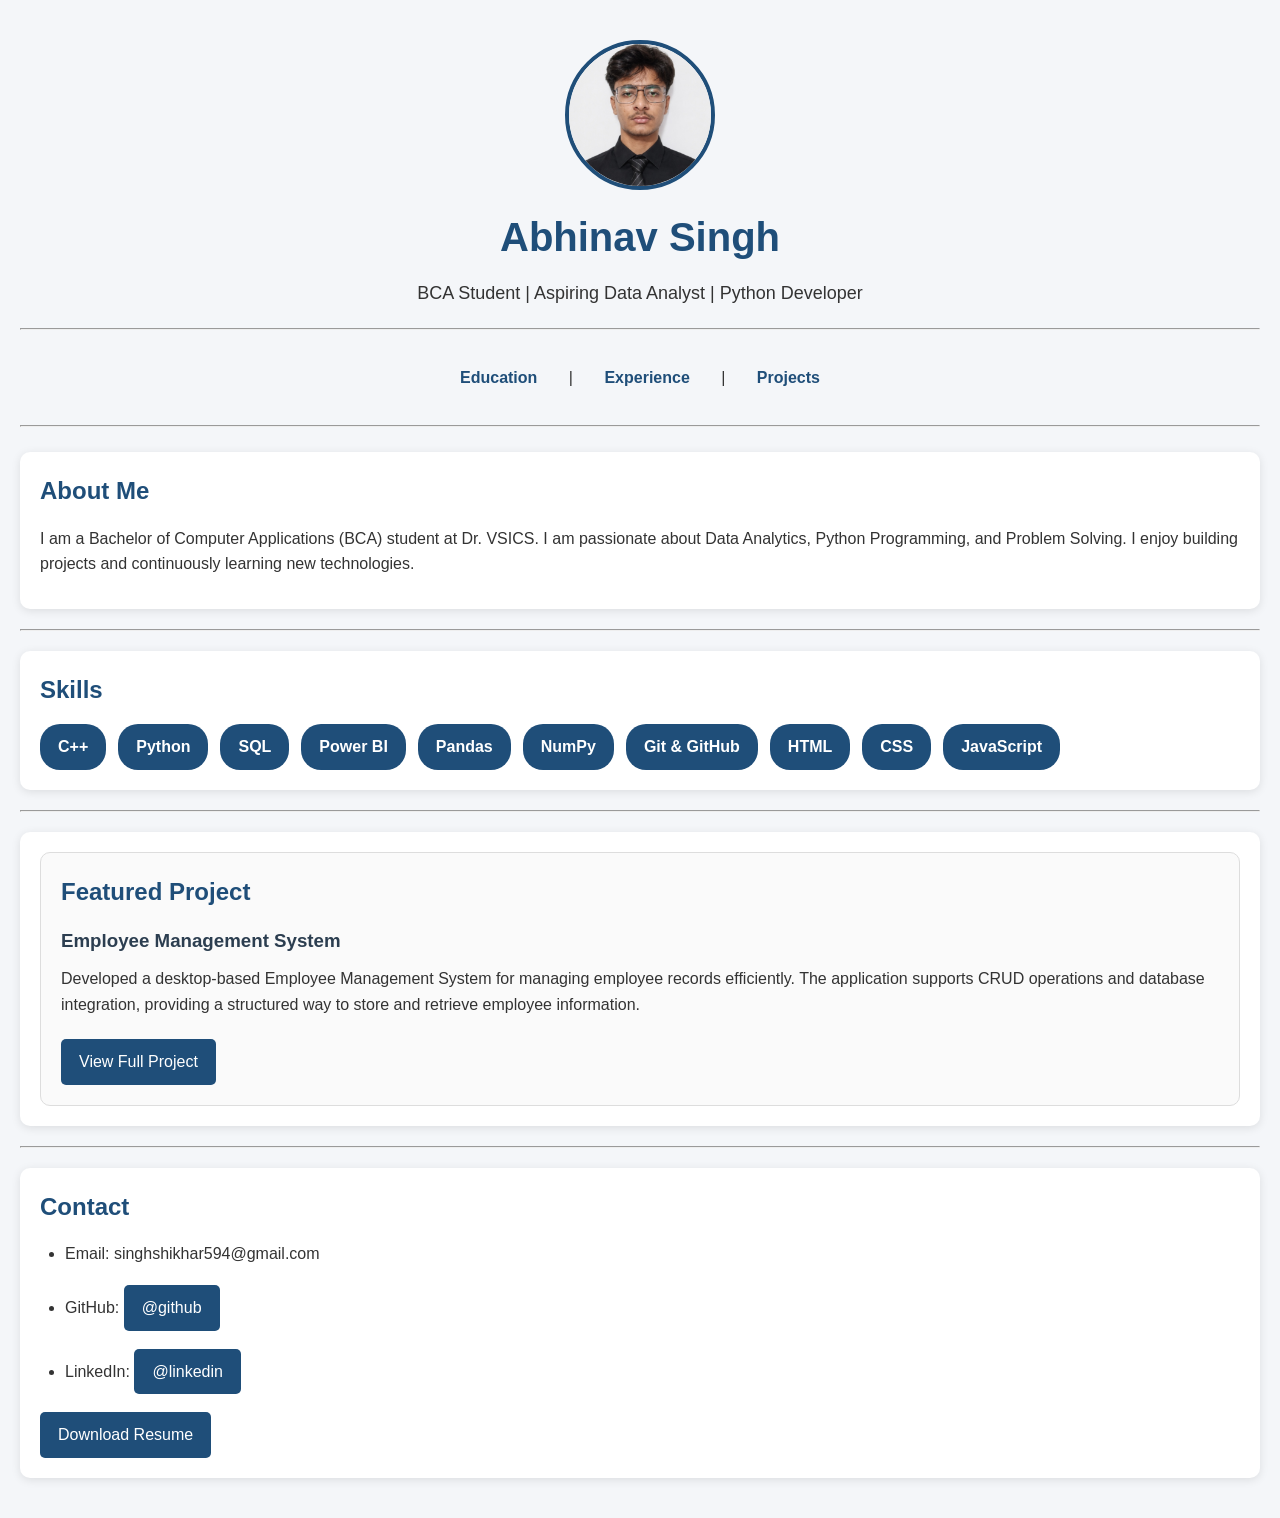
<file: index.html>
<!DOCTYPE html>
<html lang="en">
<head>
    <meta charset="UTF-8">
    <meta name="viewport" content="width=device-width, initial-scale=1.0">
    <title>Portfolio</title>
    <link rel="stylesheet" href="style.css">
</head>
<body>

    <header>
        <img src="passport size photo 2.jpg"
             alt="Profile Picture"
             class="profile-pic">
        <h1>Abhinav Singh</h1>
        <p>BCA Student | Aspiring Data Analyst | Python Developer</p>

        <hr>

        <nav>
            <a href="Education.html">Education</a> |
            <a href="Experience.html">Experience</a> |
            <a href="projects.html">Projects</a>
        </nav>

        <hr>
    </header>

    <section>
        <h2>About Me</h2>

        <p>
            I am a Bachelor of Computer Applications (BCA) student
            at Dr. VSICS. I am passionate about Data Analytics,
            Python Programming, and Problem Solving. I enjoy
            building projects and continuously learning new technologies.
        </p>
    </section>

    <hr>

    <section>
        <h2>Skills</h2>

        <div class="skills-container">
            <span class="skill">C++</span>
            <span class="skill">Python</span>
            <span class="skill">SQL</span>
            <span class="skill">Power BI</span>
            <span class="skill">Pandas</span>
            <span class="skill">NumPy</span>
            <span class="skill">Git & GitHub</span>
            <span class="skill">HTML</span>
            <span class="skill">CSS</span>
            <span class="skill">JavaScript</span>
        </div>
    </section>

    <hr>

    <section>
        <div class="project-card">
            <h2>Featured Project</h2>

            <h3>Employee Management System</h3>

            <p>
                Developed a desktop-based Employee Management System
                for managing employee records efficiently. The application
                supports CRUD operations and database integration,
                providing a structured way to store and retrieve
                employee information.
            </p>

            <a href="projects.html">View Full Project</a>
        </div>
    </section>

    <hr>

    <section>
        <h2>Contact</h2>
        <ul>
            <li>Email: singhshikhar594@gmail.com</li>
            <li>GitHub: <a href="https://github.com/abhinav1891-hub">@github</a></li>
            <li>LinkedIn: <a href="https://www.linkedin.com/in/abhinav-singh-306aa0353/">@linkedin</a></li>
        </ul>
        <a href="my resume.pdf" download>Download Resume</a>
    </section>

</body>
</html>
</file>
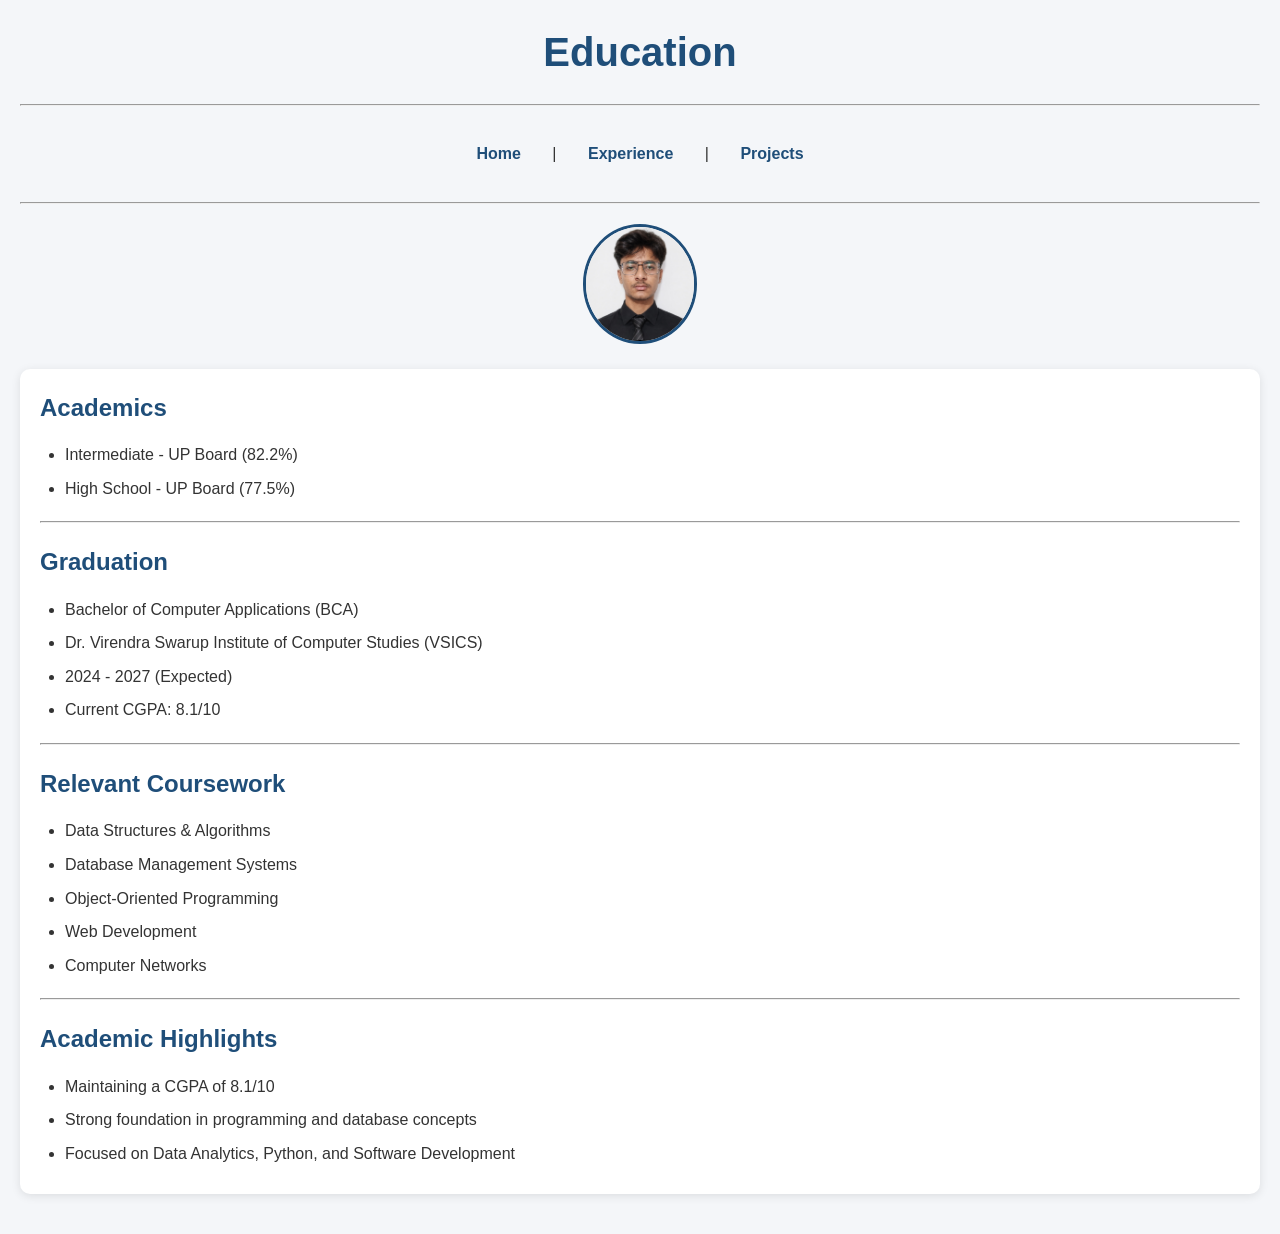
<file: Education.html>
<!DOCTYPE html>
<html lang="en">
<head>
    <meta charset="UTF-8">
    <meta name="viewport" content="width=device-width, initial-scale=1.0">
    <title>Education</title>
    <link rel="stylesheet" href="style.css">
</head>
<body>

    <header>
        <h1>Education</h1>

        <hr>

        <nav>
            <a href="index.html">Home</a> |
            <a href="Experience.html">Experience</a> |
            <a href="projects.html">Projects</a>
        </nav>

        <hr>

        <img src="passport size photo 2.jpg"
             alt="Profile Picture"
             height="120">

    </header>

    <main>

        <h2>Academics</h2>

        <ul>
            <li>Intermediate - UP Board (82.2%)</li>
            <li>High School - UP Board (77.5%)</li>
        </ul>

        <hr>

        <h2>Graduation</h2>

        <ul>
            <li>Bachelor of Computer Applications (BCA)</li>
            <li>Dr. Virendra Swarup Institute of Computer Studies (VSICS)</li>
            <li>2024 - 2027 (Expected)</li>
            <li>Current CGPA: 8.1/10</li>
        </ul>

        <hr>

        <h2>Relevant Coursework</h2>

        <ul>
            <li>Data Structures & Algorithms</li>
            <li>Database Management Systems</li>
            <li>Object-Oriented Programming</li>
            <li>Web Development</li>
            <li>Computer Networks</li>
        </ul>

        <hr>

        <h2>Academic Highlights</h2>

        <ul>
            <li>Maintaining a CGPA of 8.1/10</li>
            <li>Strong foundation in programming and database concepts</li>
            <li>Focused on Data Analytics, Python, and Software Development</li>
        </ul>

    </main>

</body>
</html>
</file>
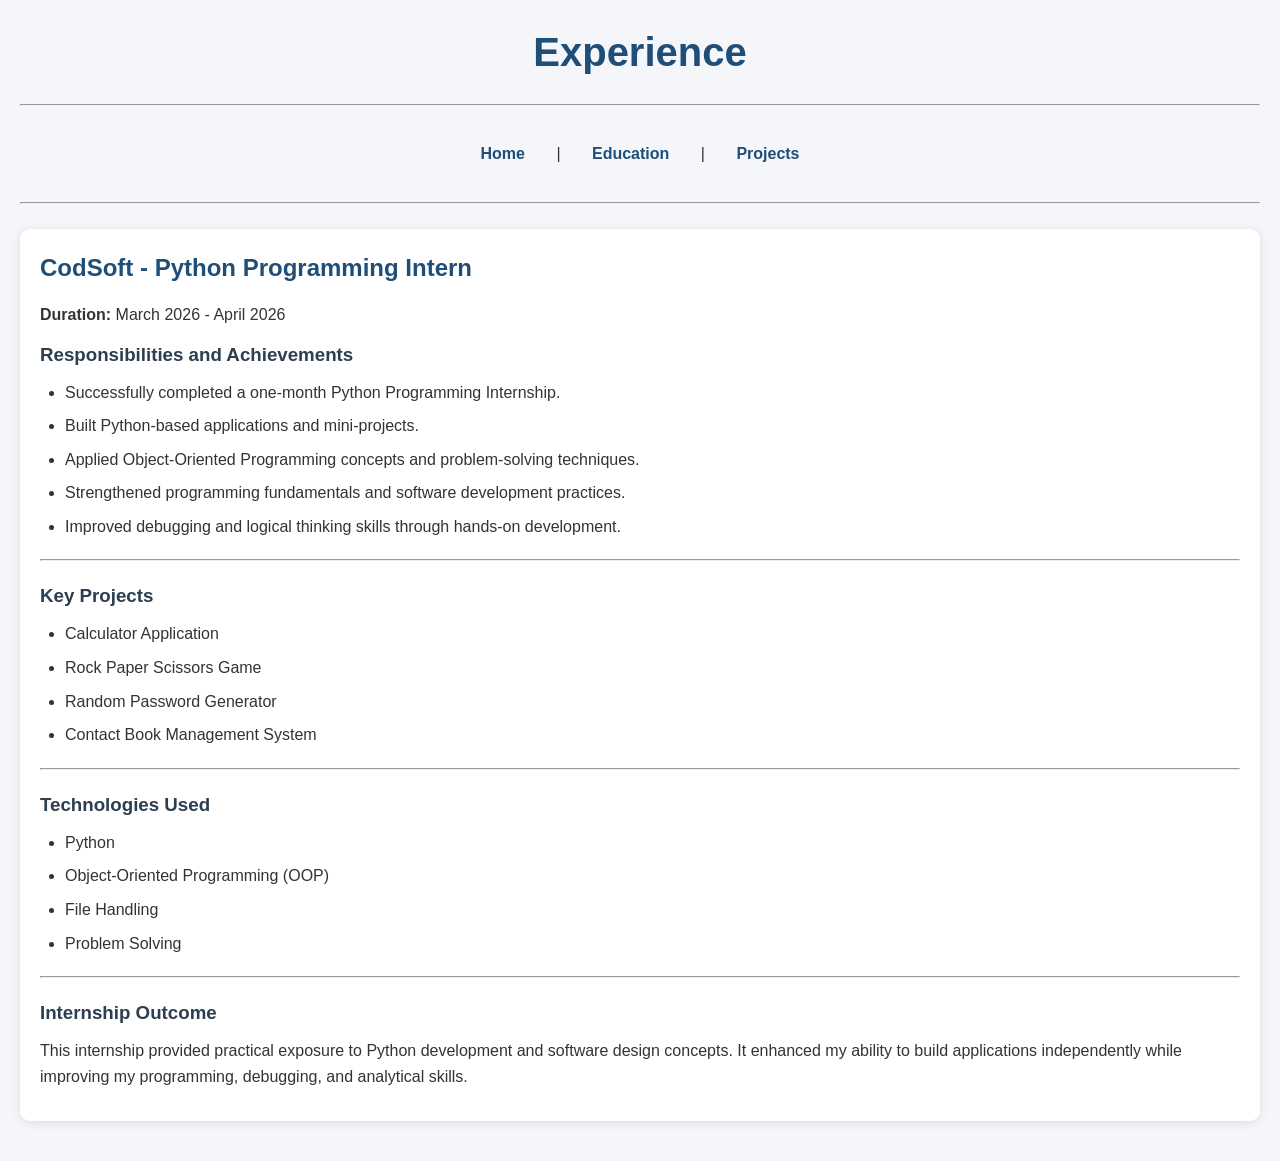
<file: Experience.html>
<!DOCTYPE html>
<html lang="en">
<head>
    <meta charset="UTF-8">
    <meta name="viewport" content="width=device-width, initial-scale=1.0">
    <title>Experience</title>
    <link rel="stylesheet" href="style.css">
</head>
<body>

    <header>
        <h1>Experience</h1>

        <hr>

        <nav>
            <a href="index.html">Home</a> |
            <a href="Education.html">Education</a> |
            <a href="projects.html">Projects</a>
        </nav>

        <hr>
    </header>

    <main>

        <h2>CodSoft - Python Programming Intern</h2>

        <p><strong>Duration:</strong> March 2026 - April 2026</p>

        <h3>Responsibilities and Achievements</h3>

        <ul>
            <li>Successfully completed a one-month Python Programming Internship.</li>
            <li>Built Python-based applications and mini-projects.</li>
            <li>Applied Object-Oriented Programming concepts and problem-solving techniques.</li>
            <li>Strengthened programming fundamentals and software development practices.</li>
            <li>Improved debugging and logical thinking skills through hands-on development.</li>
        </ul>

        <hr>

        <h3>Key Projects</h3>

        <ul>
            <li>Calculator Application</li>
            <li>Rock Paper Scissors Game</li>
            <li>Random Password Generator</li>
            <li>Contact Book Management System</li>
        </ul>

        <hr>

        <h3>Technologies Used</h3>

        <ul>
            <li>Python</li>
            <li>Object-Oriented Programming (OOP)</li>
            <li>File Handling</li>
            <li>Problem Solving</li>
        </ul>

        <hr>

        <h3>Internship Outcome</h3>

        <p>
            This internship provided practical exposure to Python development
            and software design concepts. It enhanced my ability to build
            applications independently while improving my programming,
            debugging, and analytical skills.
        </p>

    </main>

</body>
</html>
</file>
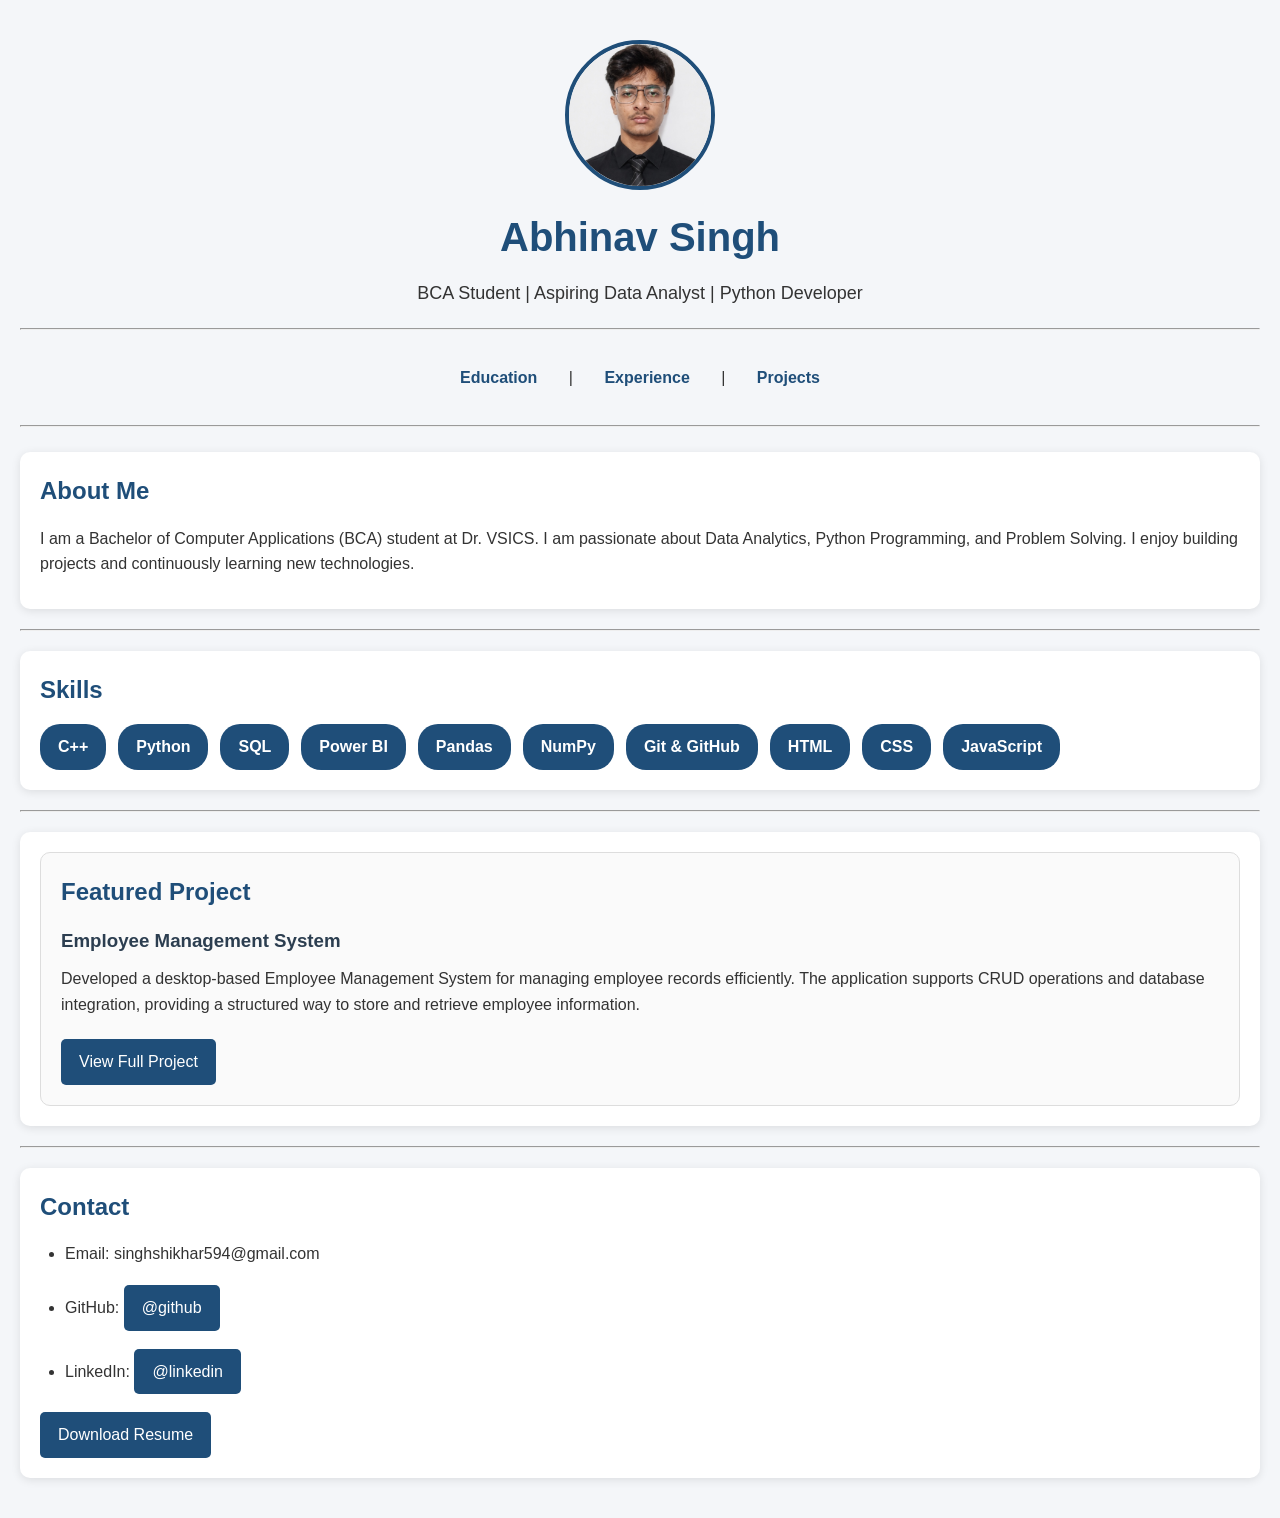
<file: home.html>
<!DOCTYPE html>
<html lang="en">
<head>
    <meta charset="UTF-8">
    <meta name="viewport" content="width=device-width, initial-scale=1.0">
    <title>Portfolio</title>
    <link rel="stylesheet" href="style.css">
</head>
<body>

    <header>
        <img src="passport size photo 2.jpg"
             alt="Profile Picture"
             class="profile-pic">
        <h1>Abhinav Singh</h1>
        <p>BCA Student | Aspiring Data Analyst | Python Developer</p>

        <hr>

        <nav>
            <a href="Education.html">Education</a> |
            <a href="Experience.html">Experience</a> |
            <a href="projects.html">Projects</a>
        </nav>

        <hr>
    </header>

    <section>
        <h2>About Me</h2>

        <p>
            I am a Bachelor of Computer Applications (BCA) student
            at Dr. VSICS. I am passionate about Data Analytics,
            Python Programming, and Problem Solving. I enjoy
            building projects and continuously learning new technologies.
        </p>
    </section>

    <hr>

    <section>
        <h2>Skills</h2>

        <div class="skills-container">
            <span class="skill">C++</span>
            <span class="skill">Python</span>
            <span class="skill">SQL</span>
            <span class="skill">Power BI</span>
            <span class="skill">Pandas</span>
            <span class="skill">NumPy</span>
            <span class="skill">Git & GitHub</span>
            <span class="skill">HTML</span>
            <span class="skill">CSS</span>
            <span class="skill">JavaScript</span>
        </div>
    </section>

    <hr>

    <section>
        <div class="project-card">
            <h2>Featured Project</h2>

            <h3>Employee Management System</h3>

            <p>
                Developed a desktop-based Employee Management System
                for managing employee records efficiently. The application
                supports CRUD operations and database integration,
                providing a structured way to store and retrieve
                employee information.
            </p>

            <a href="projects.html">View Full Project</a>
        </div>
    </section>

    <hr>

    <section>
        <h2>Contact</h2>
        <ul>
            <li>Email: singhshikhar594@gmail.com</li>
            <li>GitHub: <a href="https://github.com/abhinav1891-hub">@github</a></li>
            <li>LinkedIn: <a href="https://www.linkedin.com/in/abhinav-singh-306aa0353/">@linkedin</a></li>
        </ul>
        <a href="ABHINAV SINGH RESUME.pdf" download>Download Resume</a>
    </section>

</body>
</html>
</file>
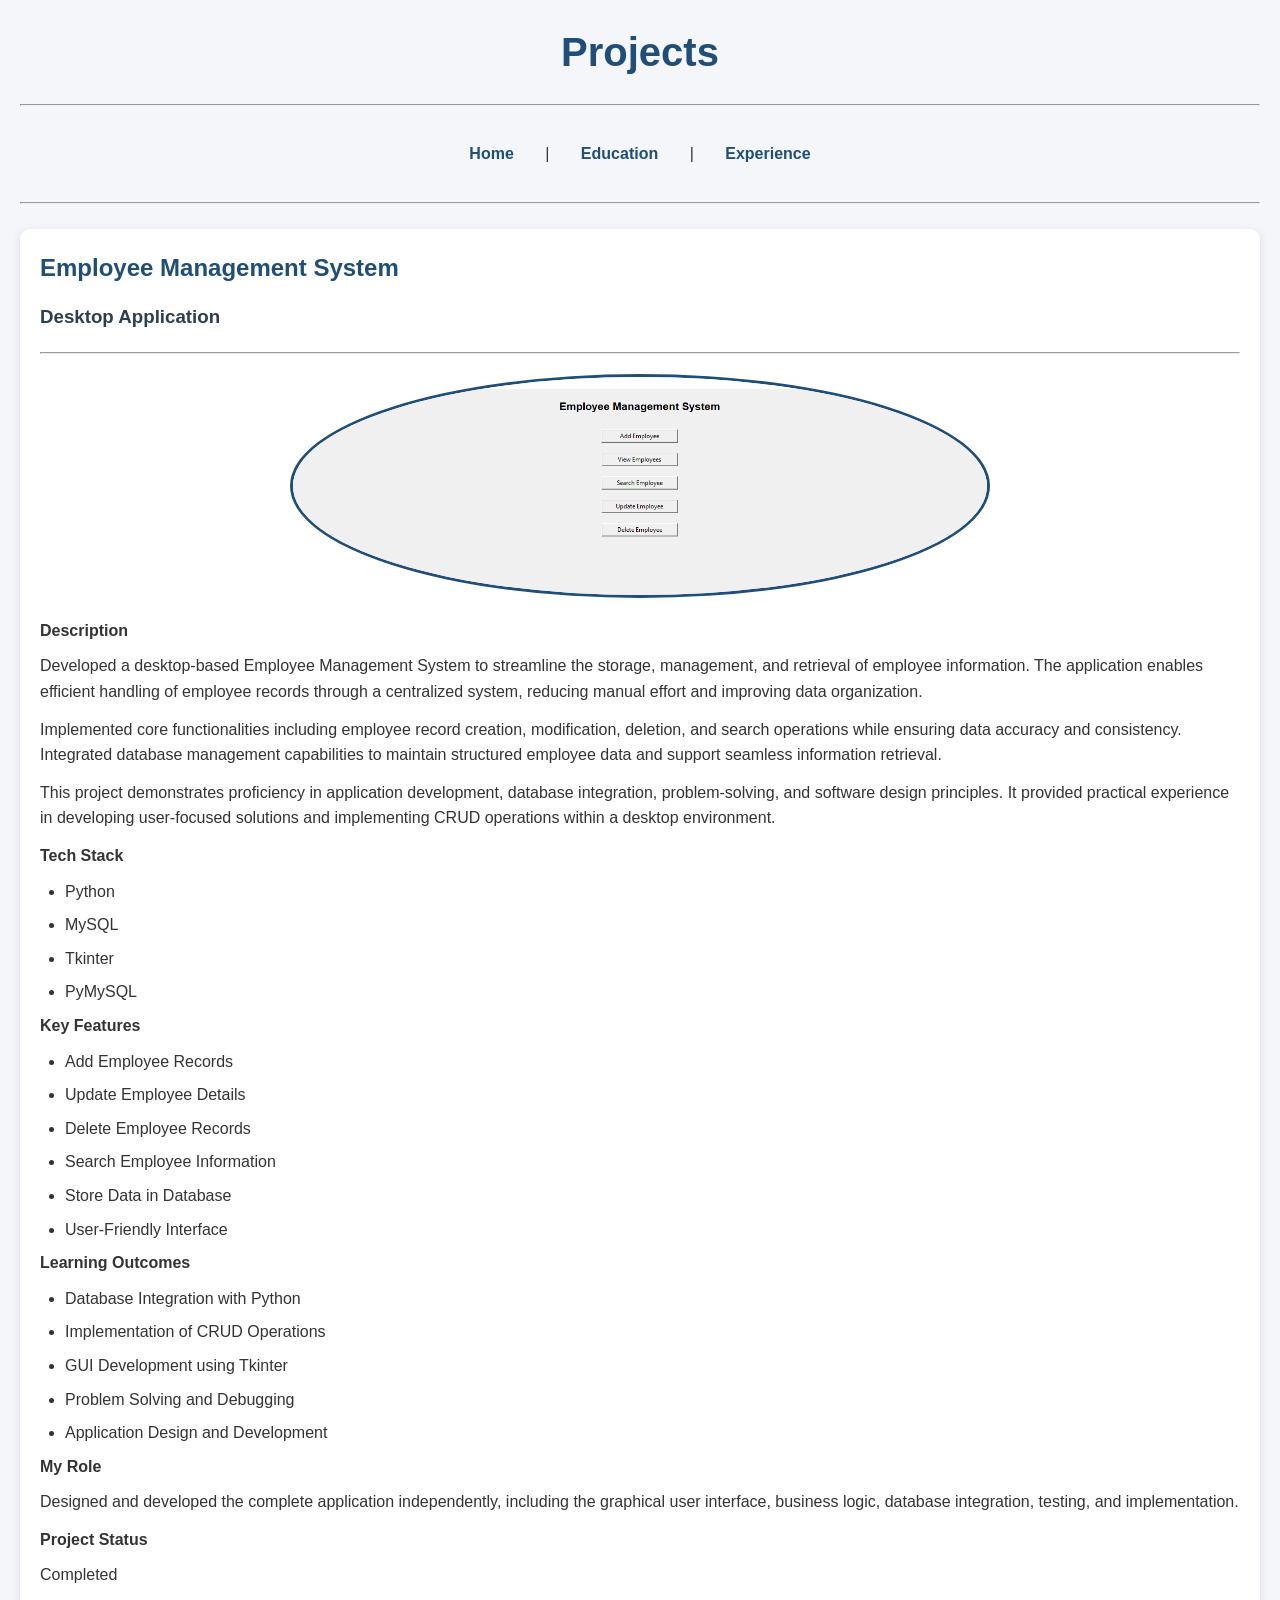
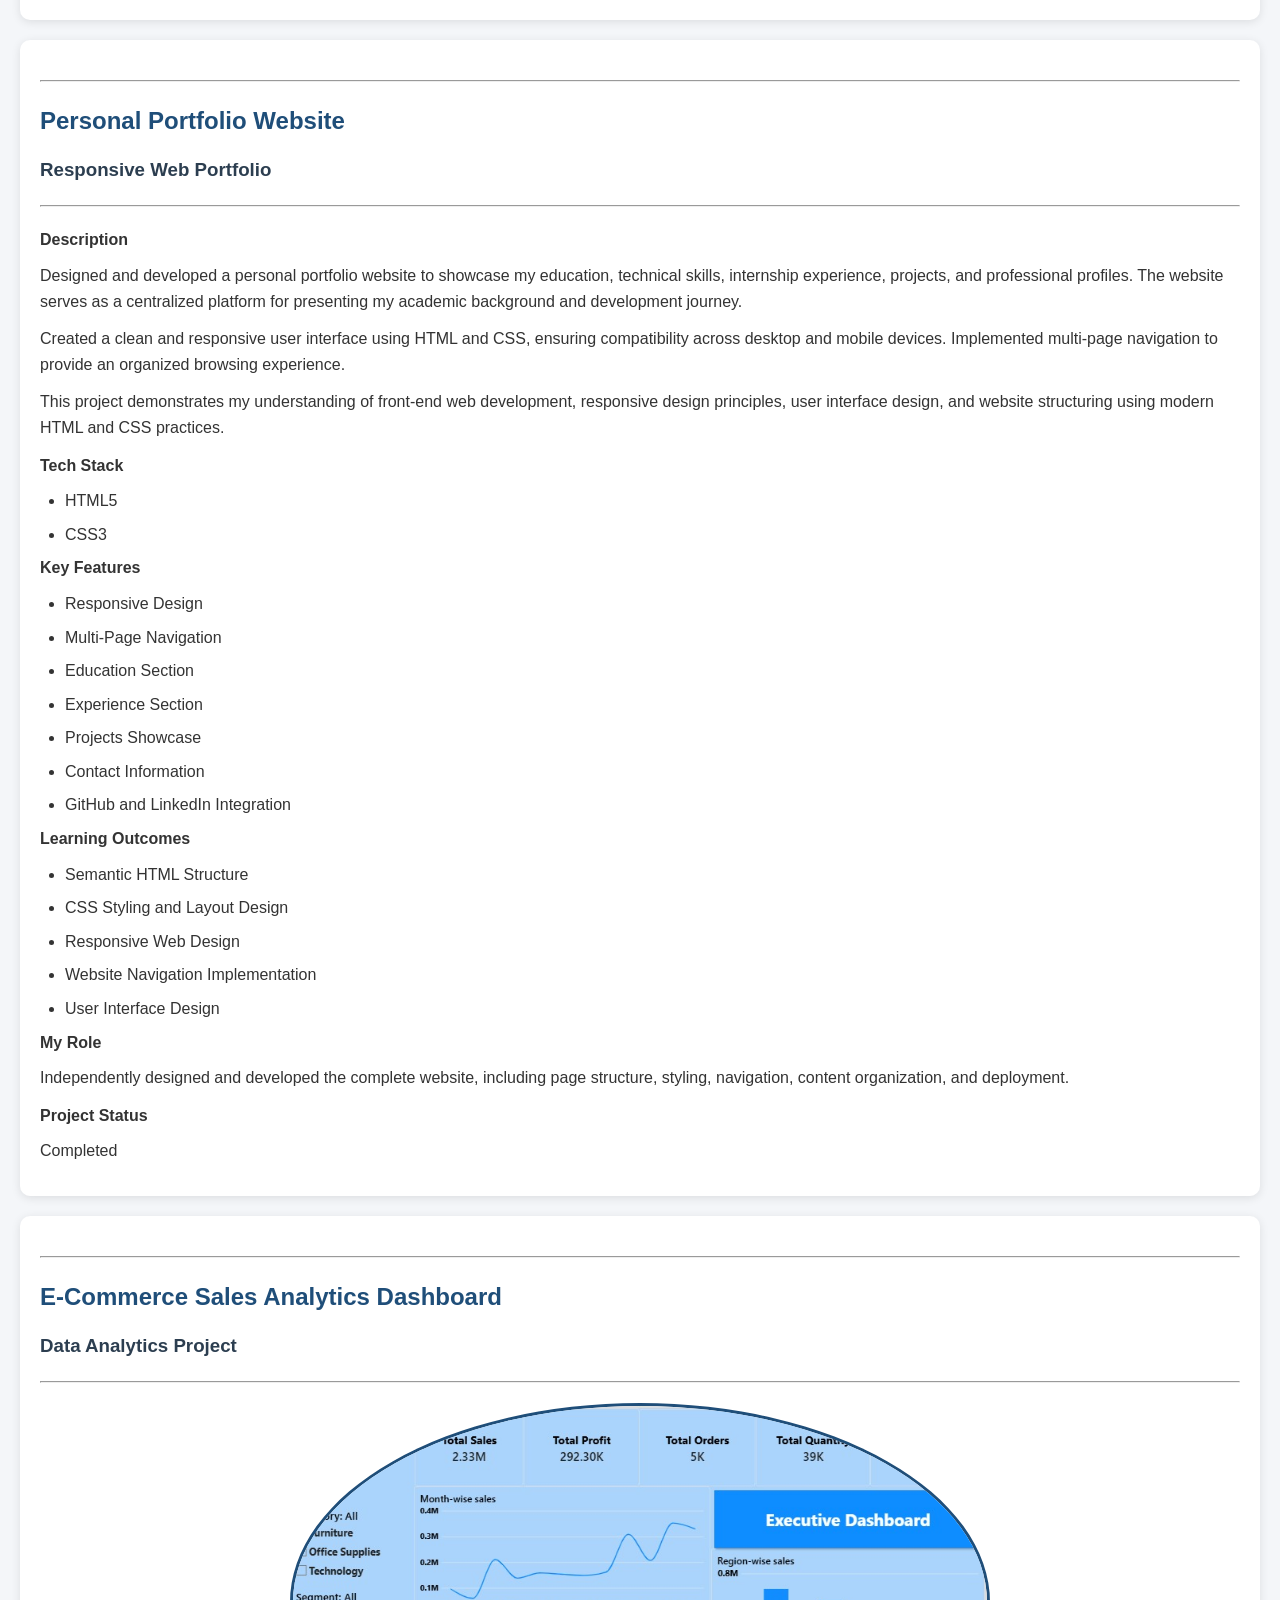
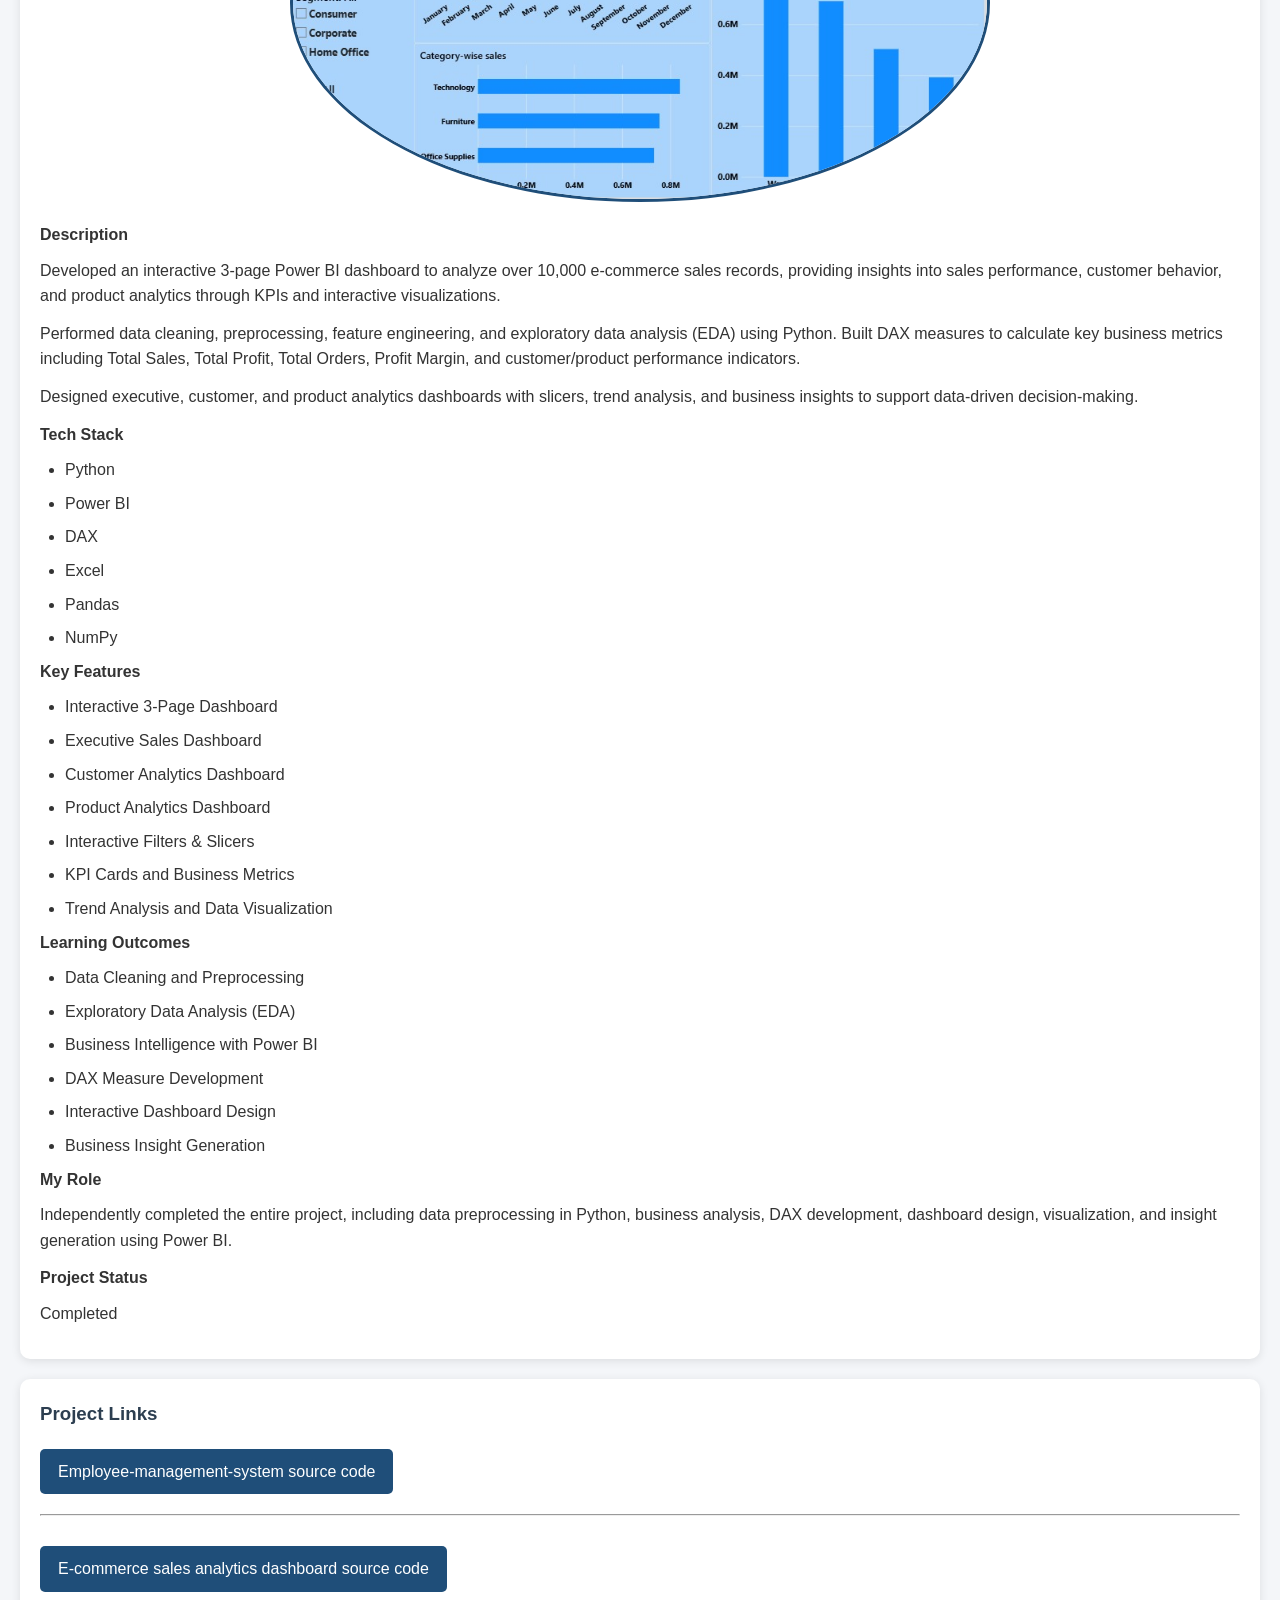
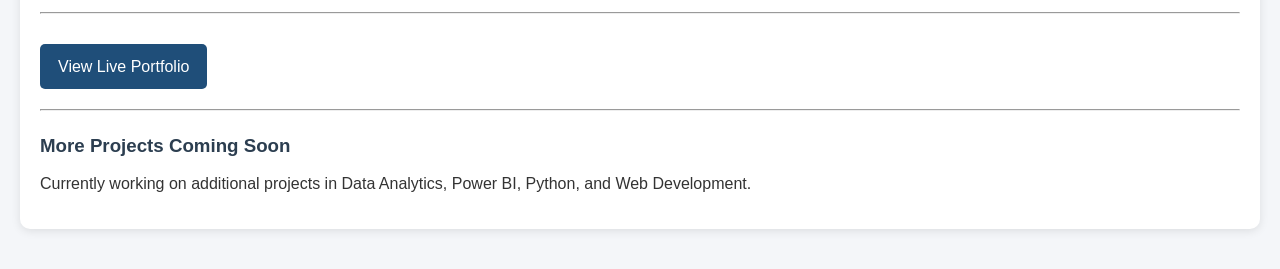
<file: projects.html>
<!DOCTYPE html>
<html lang="en">
<head>
    <meta charset="UTF-8">
    <meta name="viewport" content="width=device-width, initial-scale=1.0">
    <title>Projects</title>
    <link rel="stylesheet" href="style.css">
</head>
<body>

    <header>
        <h1>Projects</h1>

        <hr>

        <nav>
            <a href="home.html">Home</a> |
            <a href="Education.html">Education</a> |
            <a href="Experience.html">Experience</a>
        </nav>

        <hr>
    </header>

    <main>

        <h2>Employee Management System</h2>

        <h3>Desktop Application</h3>

        <hr>

        <img src="EMS.png"
        alt="Employee Management System Screenshot"
        width="700">

        <h4>Description</h4>

        <p>
            Developed a desktop-based Employee Management System to streamline the storage, management, and retrieval of employee information. The application enables efficient handling of employee records through a centralized system, reducing manual effort and improving data organization.
        </p>

        <p>
            Implemented core functionalities including employee record creation, modification, deletion, and search operations while ensuring data accuracy and consistency. Integrated database management capabilities to maintain structured employee data and support seamless information retrieval.
        </p>

        <p>
            This project demonstrates proficiency in application development, database integration, problem-solving, and software design principles. It provided practical experience in developing user-focused solutions and implementing CRUD operations within a desktop environment.
        </p>

        <h4>Tech Stack</h4>

        <ul>
            <li>Python</li>
            <li>MySQL</li>
            <li>Tkinter</li>
            <li>PyMySQL</li>
        </ul>

        <h4>Key Features</h4>

        <ul>
            <li>Add Employee Records</li>
            <li>Update Employee Details</li>
            <li>Delete Employee Records</li>
            <li>Search Employee Information</li>
            <li>Store Data in Database</li>
            <li>User-Friendly Interface</li>
        </ul>

        <h4>Learning Outcomes</h4>

        <ul>
            <li>Database Integration with Python</li>
            <li>Implementation of CRUD Operations</li>
            <li>GUI Development using Tkinter</li>
            <li>Problem Solving and Debugging</li>
            <li>Application Design and Development</li>
        </ul>

        <h4>My Role</h4>

        <p>
            Designed and developed the complete application independently, including the graphical user interface, business logic, database integration, testing, and implementation.
        </p>

        <h4>Project Status</h4>

        <p>Completed</p>

    </main>

    <main>
        <hr>

        <h2>Personal Portfolio Website</h2>

            <h3>Responsive Web Portfolio</h3>

            <hr>

            <h4>Description</h4>

            <p>
                Designed and developed a personal portfolio website to showcase my education, technical skills, internship experience, projects, and professional profiles. The website serves as a centralized platform for presenting my academic background and development journey.
            </p>

            <p>
                Created a clean and responsive user interface using HTML and CSS, ensuring compatibility across desktop and mobile devices. Implemented multi-page navigation to provide an organized browsing experience.
            </p>

            <p>
                This project demonstrates my understanding of front-end web development, responsive design principles, user interface design, and website structuring using modern HTML and CSS practices.
            </p>

            <h4>Tech Stack</h4>

            <ul>
                <li>HTML5</li>
                <li>CSS3</li>
            </ul>

            <h4>Key Features</h4>

            <ul>
                <li>Responsive Design</li>
                <li>Multi-Page Navigation</li>
                <li>Education Section</li>
                <li>Experience Section</li>
                <li>Projects Showcase</li>
                <li>Contact Information</li>
                <li>GitHub and LinkedIn Integration</li>
            </ul>

            <h4>Learning Outcomes</h4>

            <ul>
                <li>Semantic HTML Structure</li>
                <li>CSS Styling and Layout Design</li>
                <li>Responsive Web Design</li>
                <li>Website Navigation Implementation</li>
                <li>User Interface Design</li>
            </ul>

            <h4>My Role</h4>

            <p>
                Independently designed and developed the complete website, including page structure, styling, navigation, content organization, and deployment.
            </p>

            <h4>Project Status</h4>

            <p>Completed</p>
    </main>

    <main>

        <hr>
        <h2>E-Commerce Sales Analytics Dashboard</h2>
        <h3>Data Analytics Project</h3>
        <hr>
        <img src="E-commerce dashboard.jpeg"
        alt="E-Commerce Sales Analytics Dashboard"
        width="700">
        <h4>Description</h4>
        <p>
            Developed an interactive 3-page Power BI dashboard to analyze over 10,000 e-commerce sales records, providing insights into sales performance, customer behavior, and product analytics through KPIs and interactive visualizations.
        </p>
        <p>
            Performed data cleaning, preprocessing, feature engineering, and exploratory data analysis (EDA) using Python. Built DAX measures to calculate key business metrics including Total Sales, Total Profit, Total Orders, Profit Margin, and customer/product performance indicators.
        </p>
        <p>
            Designed executive, customer, and product analytics dashboards with slicers, trend analysis, and business insights to support data-driven decision-making.
        </p>
        <h4>Tech Stack</h4>
        <ul>
            <li>Python</li>
            <li>Power BI</li>
            <li>DAX</li>
            <li>Excel</li>
            <li>Pandas</li>
            <li>NumPy</li>
        </ul>
        <h4>Key Features</h4>
        <ul>
            <li>Interactive 3-Page Dashboard</li>
            <li>Executive Sales Dashboard</li>
            <li>Customer Analytics Dashboard</li>
            <li>Product Analytics Dashboard</li>
            <li>Interactive Filters & Slicers</li>
            <li>KPI Cards and Business Metrics</li>
            <li>Trend Analysis and Data Visualization</li>
        </ul>
        <h4>Learning Outcomes</h4>
        <ul>
            <li>Data Cleaning and Preprocessing</li>
            <li>Exploratory Data Analysis (EDA)</li>
            <li>Business Intelligence with Power BI</li>
            <li>DAX Measure Development</li>
            <li>Interactive Dashboard Design</li>
            <li>Business Insight Generation</li>
        </ul>
        <h4>My Role</h4>
        <p>
            Independently completed the entire project, including data preprocessing in Python, business analysis, DAX development, dashboard design, visualization, and insight generation using Power BI.
        </p>
        <h4>Project Status</h4>
        <p>Completed</p>
    </main>


    <footer>

        <h3>Project Links</h3>

        <p>
            <a href="https://github.com/abhinav1891-hub/Employee-Management-System" target="_blank">
                Employee-management-system source code
                </a>
        </p>

        <hr>

        <p>
            <a href="https://github.com/abhinav1891-hub/E-Commerce-Sales-Analytics-Dashboard" target="_blank">
                E-commerce sales analytics dashboard source code
                </a>
        </p>

        <hr>

        <p>
            <a href="https://portfolio-gilt-six-6q85kky6rr.vercel.app/" target="_blank">
                View Live Portfolio
                </a>
        </p>

        <hr>

        <h3>More Projects Coming Soon</h3>

        <p>
            Currently working on additional projects in Data Analytics, Power BI, Python, and Web Development.
        </p>

    </footer>

</body>
</html>
</file>
<file: style.css>
/* ==================================================
   GLOBAL STYLING (Applied to All Pages)
================================================== */

*{
    margin: 0;
    padding: 0;
    box-sizing: border-box;
}

body{
    font-family: Arial, Helvetica, sans-serif;
    line-height: 1.6;
    background-color: #f4f6f9;
    color: #333;
    padding: 20px;
}

/* ==================================================
   HEADER SECTION
   (Home, Education, Experience, Projects)
================================================== */

header{
    text-align: center;
    margin-bottom: 25px;
}

header h1{
    font-size: 40px;
    color: #1f4e79;
}

header p{
    margin-top: 10px;
    font-size: 18px;
}

/* ==================================================
   NAVIGATION BAR
   (Home, Education, Experience, Projects)
================================================== */

nav{
    margin: 15px 0;
    padding: 15px;
}

nav a{
    text-decoration: none;
    color: #1f4e79;
    font-weight: bold;
    margin: 0 12px;
    padding: 8px 15px;
    border-radius: 5px;
    transition: 0.3s;
}

nav a:hover{
    background-color: #1f4e79;
    color: white;
}

/* ==================================================
   MAIN CONTENT CARDS
   (Sections, Main Content, Footer)
================================================== */

section,
main,
footer{
    background-color: white;
    padding: 20px;
    margin-bottom: 20px;
    border-radius: 10px;
    box-shadow: 0 2px 10px rgba(0,0,0,0.1);
}

/* ==================================================
   HEADINGS
   (All Pages)
================================================== */

h2{
    color: #1f4e79;
    margin-bottom: 15px;
}

h3{
    color: #2c3e50;
    margin-bottom: 10px;
}

h4{
    margin-bottom: 10px;
}

/* ==================================================
   LISTS
   (Skills, Education, Experience, Projects)
================================================== */

ul{
    padding-left: 25px;
}

li{
    margin-bottom: 8px;
}

/* ==================================================
   PARAGRAPHS
   (All Pages)
================================================== */

p{
    margin-bottom: 12px;
}

/* ==================================================
   GENERAL LINKS
   (All Pages)
================================================== */

a{
    color: #0d6efd;
}

a:hover{
    text-decoration: underline;
}

/* ==================================================
   PROFILE IMAGE
   (Home Page & Education Page)
================================================== */

img{
    display: block;
    margin: 20px auto;
    border-radius: 50%;
    border: 3px solid #1f4e79;
}

.profile-pic{
    width: 150px;
    height: 150px;
    object-fit: cover;
    border-radius: 50%;
    border: 4px solid #1f4e79;
    margin-bottom: 15px;
}

/* ==================================================
   BUTTON STYLE LINKS
   (Featured Project & GitHub Links)
================================================== */

section a,
footer a{
    display: inline-block;
    margin-top: 10px;
    padding: 10px 18px;
    background-color: #1f4e79;
    color: white;
    text-decoration: none;
    border-radius: 5px;
}

section a:hover,
footer a:hover{
    background-color: #0d6efd;
}

/* ==================================================
   HOME PAGE - SKILLS SECTION
================================================== */

.skills-container{
    display: flex;
    flex-wrap: wrap;
    gap: 12px;
    margin-top: 15px;
}

.skill{
    background-color: #1f4e79;
    color: white;
    padding: 10px 18px;
    border-radius: 20px;
    font-weight: bold;
}

/* ==================================================
   HOME PAGE - FEATURED PROJECT CARD
================================================== */

.project-card{
    border: 1px solid #ddd;
    padding: 20px;
    border-radius: 10px;
    background-color: #fafafa;
}

/* ==================================================
   HORIZONTAL LINE
   (All Pages)
================================================== */

hr{
    margin: 20px 0;
}

/* ==================================================
   MOBILE RESPONSIVE DESIGN
   (All Pages)
================================================== */

@media(max-width:768px){

    body{
        padding: 10px;
    }

    header h1{
        font-size: 30px;
    }

    nav a{
        display: block;
        margin: 10px 0;
    }

    img{
        height: 100px;
    }
}
</file>
